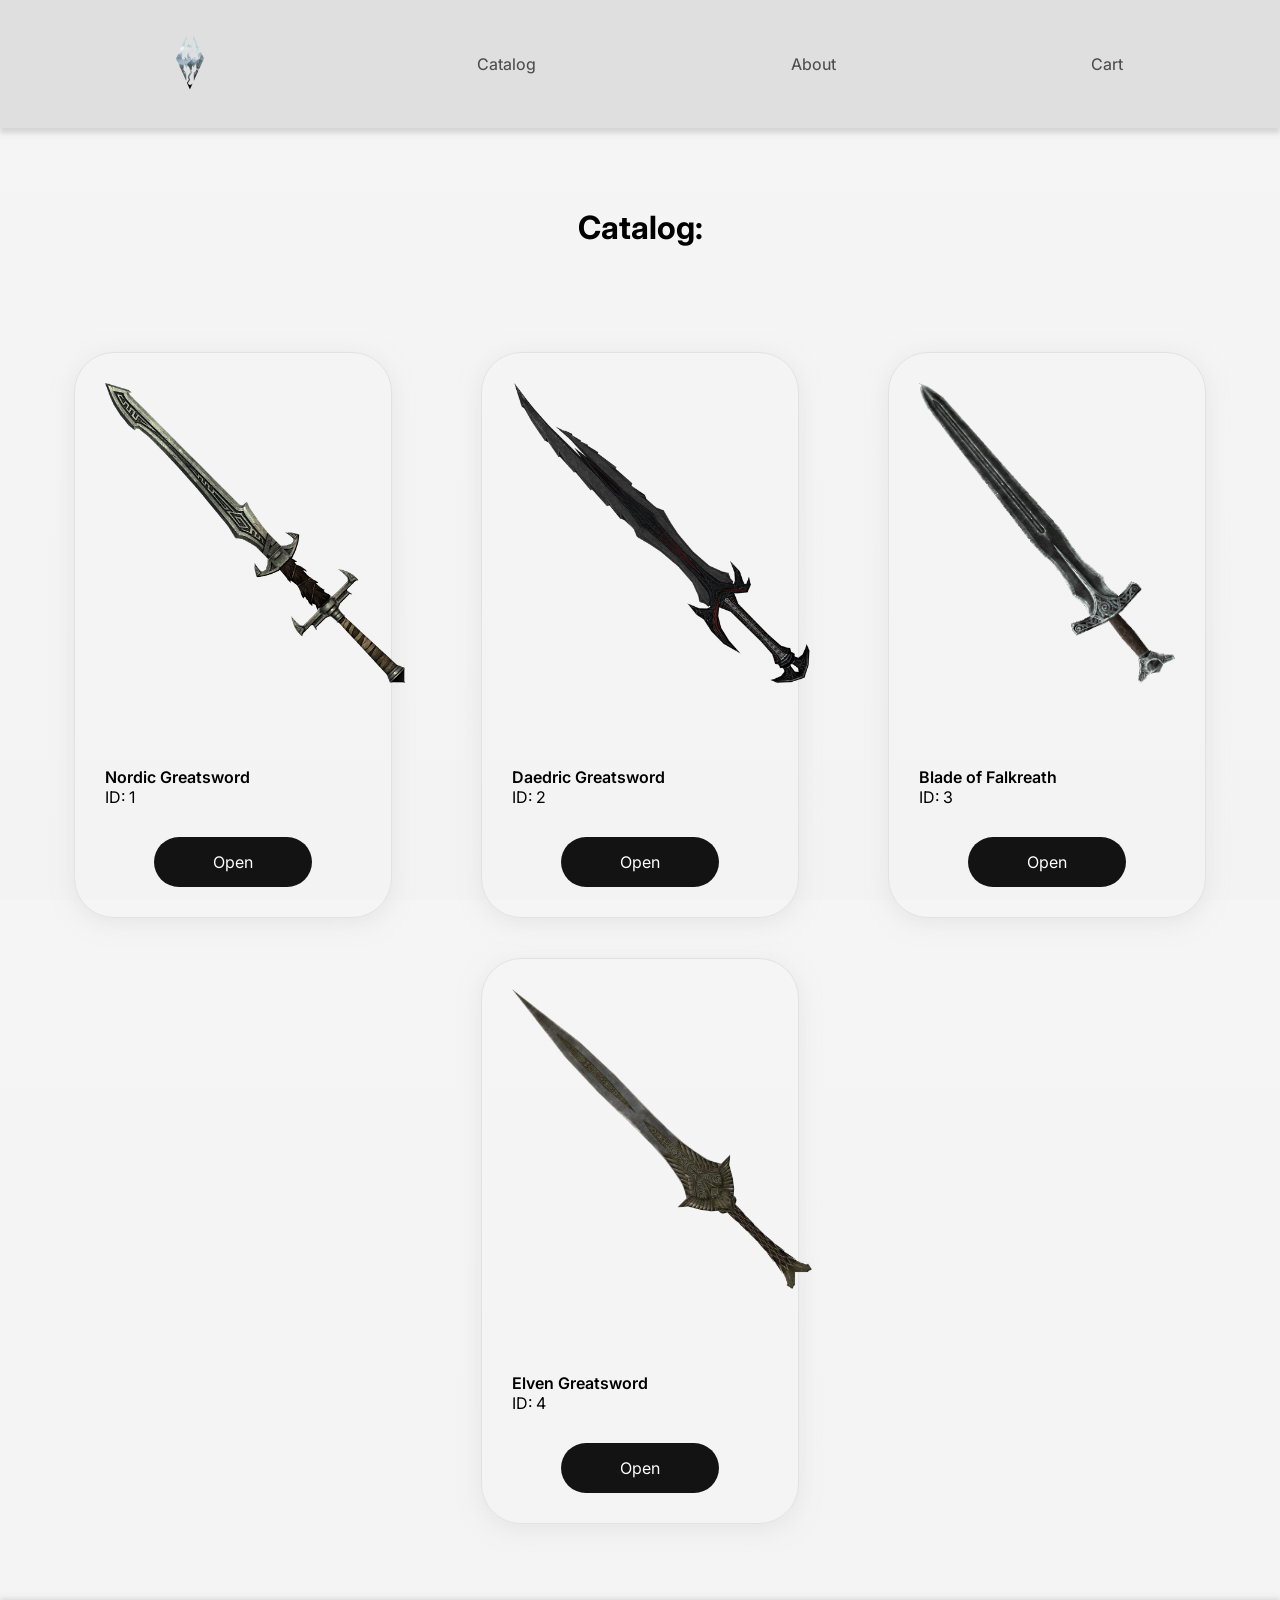
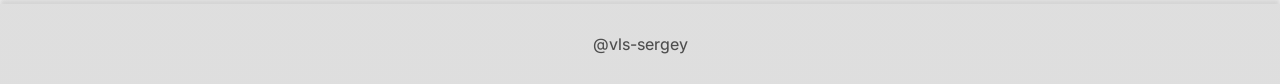
<file: index.html>
<!DOCTYPE html>
<html lang="en">
<head>
    <meta charset="UTF-8">
    <meta name="viewport" content="width=device-width, initial-scale=1.0">
    <title>Website</title>
    <link href="https://fonts.googleapis.com/css2?family=Inter&display=swap" rel="stylesheet">
    <link rel="stylesheet" href="styles.css">

    <!-- Yandex.Metrika counter -->
<script type="text/javascript">
    (function(m,e,t,r,i,k,a){
        m[i]=m[i]||function(){(m[i].a=m[i].a||[]).push(arguments)};
        m[i].l=1*new Date();
        for (var j = 0; j < document.scripts.length; j++) {if (document.scripts[j].src === r) { return; }}
        k=e.createElement(t),a=e.getElementsByTagName(t)[0],k.async=1,k.src=r,a.parentNode.insertBefore(k,a)
    })(window, document,'script','https://mc.yandex.ru/metrika/tag.js?id=109646954', 'ym');

    ym(109646954, 'init', {ssr:true, webvisor:true, clickmap:true, ecommerce:"dataLayer", referrer: document.referrer, url: location.href, accurateTrackBounce:true, trackLinks:true});
</script>
<noscript><div><img src="https://mc.yandex.ru/watch/109646954" style="position:absolute; left:-9999px;" alt="" /></div></noscript>
<!-- /Yandex.Metrika counter -->
</head>
<body>
    <header class="top-bar">
        
        <nav>
            
           <ul>
            <li><a href="#"><img src="Images/logo.png" alt=""></a></li>
            <li><a href="#"> Catalog</a></li>
            <li><a href="#"> About</a></li>
            <li><a href="#"> Cart</a></li>
        </ul>
        </nav>
    </header>
    <div id="catalog"><h1>Catalog:</h1></div>
    <div class="products">
    
          <div class="product-item">
            <img src="Images/sword1.webp" alt="">
            <div class="product-title">Nordic Greatsword</div>
            <div class="product-id">ID: 1</div>
            <div class="product-actions">
                <a class="open" href="item.html">Open</a>
            </div>
        </div>
        
         <div class="product-item">
            <img src="Images/sword2.webp" alt="">
            <div class="product-title">Daedric Greatsword</div>
            <div class="product-id">ID: 2</div>
            <div class="product-actions">
                <a class="open" href="item.html">Open</a>
            </div>
        </div>

         <div class="product-item">
            <img src="Images/sword3.webp" alt="">
            <div class="product-title">Blade of Falkreath</div>
            <div class="product-id">ID: 3</div>
            <div class="product-actions">
                <a class="open" href="item.html">Open</a>
            </div>
        </div>

         <div class="product-item">
            <img src="Images/sword4.webp" alt="">
            <div class="product-title">Elven Greatsword</div>
            <div class="product-id">ID: 4</div>
            <div class="product-actions">
                <a class="open" href="item.html">Open</a>
            </div>
        </div>

        
        
        
    </div>



     <footer>
        <nav>
           <ul>
            <li><a href="#">@vls-sergey</a></li>
           
        </ul>
        </nav>
     </footer>
</body>

</html>
</file>
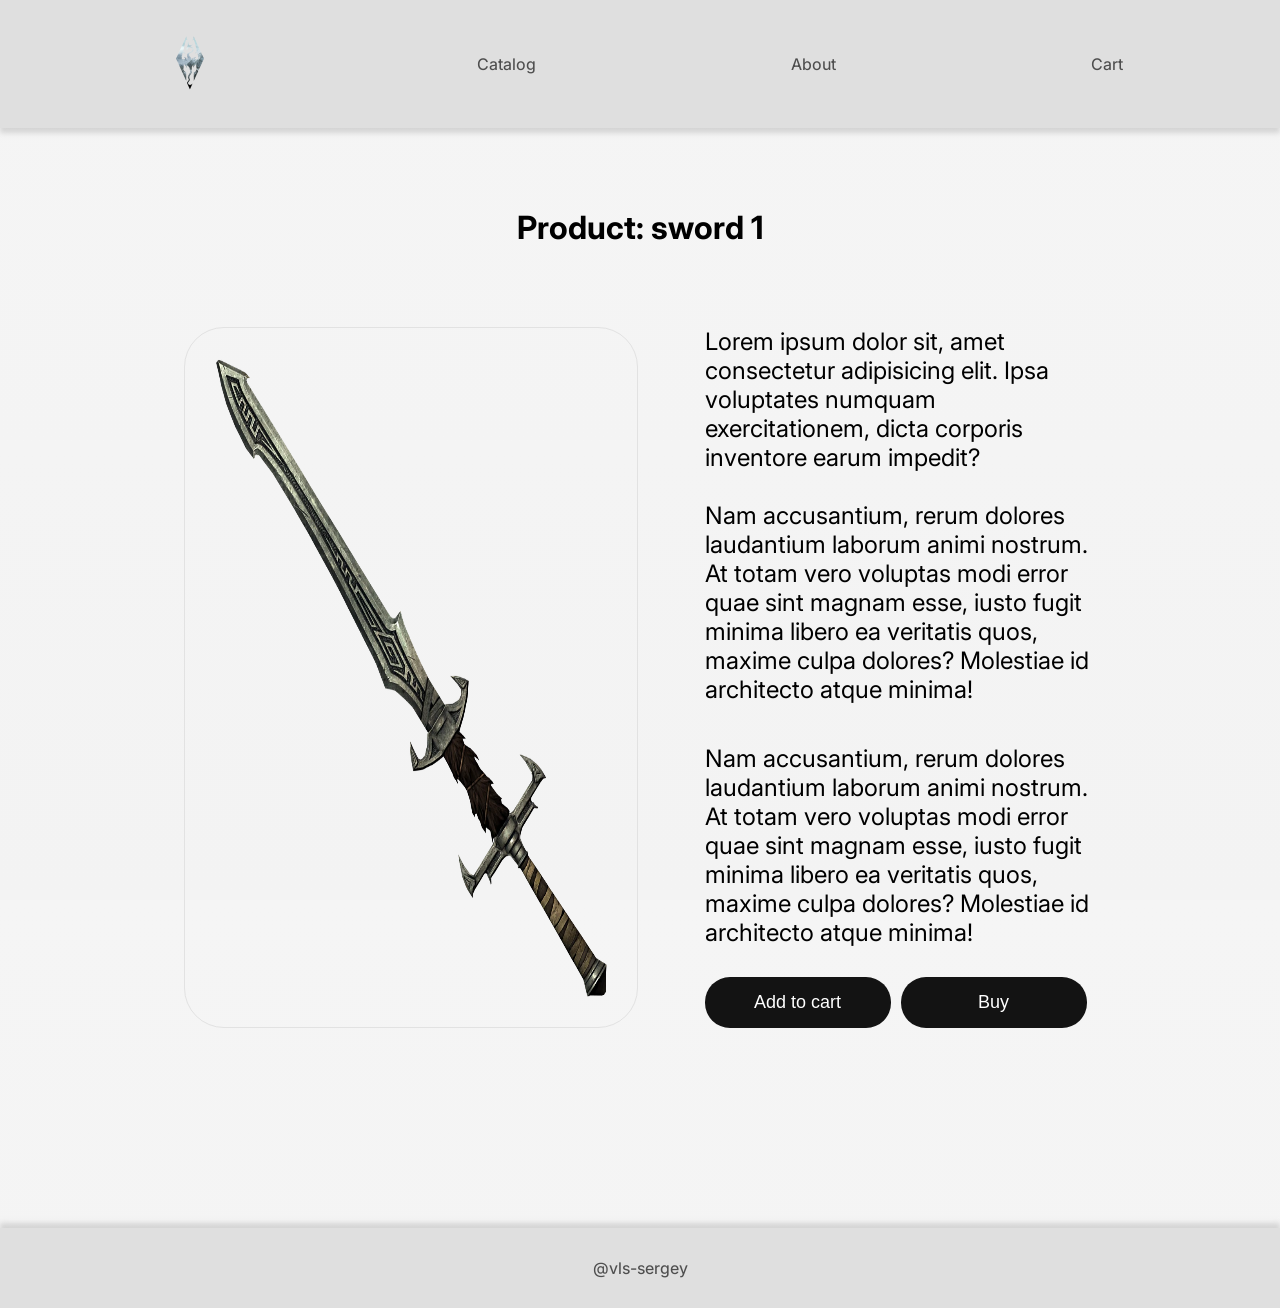
<file: item.html>
<!DOCTYPE html>
<html lang="en">
<head>
    <meta charset="UTF-8">
    <meta name="viewport" content="width=device-width, initial-scale=1.0">
    <title>Item page</title>
    <link href="https://fonts.googleapis.com/css2?family=Inter&display=swap" rel="stylesheet">
    <link rel="stylesheet" href="styles.css">

    <!-- Yandex.Metrika counter -->
<script type="text/javascript">
    (function(m,e,t,r,i,k,a){
        m[i]=m[i]||function(){(m[i].a=m[i].a||[]).push(arguments)};
        m[i].l=1*new Date();
        for (var j = 0; j < document.scripts.length; j++) {if (document.scripts[j].src === r) { return; }}
        k=e.createElement(t),a=e.getElementsByTagName(t)[0],k.async=1,k.src=r,a.parentNode.insertBefore(k,a)
    })(window, document,'script','https://mc.yandex.ru/metrika/tag.js?id=109646954', 'ym');

    ym(109646954, 'init', {ssr:true, webvisor:true, clickmap:true, ecommerce:"dataLayer", referrer: document.referrer, url: location.href, accurateTrackBounce:true, trackLinks:true});
</script>
<noscript><div><img src="https://mc.yandex.ru/watch/109646954" style="position:absolute; left:-9999px;" alt="" /></div></noscript>
<!-- /Yandex.Metrika counter -->
    
</head>
<body>
    <header class="top-bar">
        
        <nav>
            
           <ul>
            <li><a href="index.html"><img src="Images/logo.png" alt=""></a></li>
            <li><a href="index.html"> Catalog</a></li>
            <li><a href="#"> About</a></li>
            <li><a href="#"> Cart</a></li>
        </ul>
        </nav>
    </header>
    <div id="catalog"><h1 id = "product-name">Product: sword 1</h1></div>
    <div class="item">

        <img  src="Images/sword1.webp" alt="">

        <div class = "right-side">
             <p>Lorem ipsum dolor sit, amet consectetur adipisicing elit. Ipsa voluptates numquam exercitationem, dicta corporis inventore earum impedit? 
                <br/><br/>Nam accusantium, rerum dolores laudantium laborum animi nostrum. At totam vero voluptas modi error quae sint magnam esse, iusto fugit minima libero ea veritatis quos, maxime culpa dolores? Molestiae id architecto atque minima!</p>
                <br/><br/><p>Nam accusantium, rerum dolores laudantium laborum animi nostrum. At totam vero voluptas modi error quae sint magnam esse, iusto fugit minima libero ea veritatis quos, maxime culpa dolores? Molestiae id architecto atque minima!</p>
            
            <div class = "buttons">
                <button id="addToCartButton">Add to cart</button>
                <button id="buyButton">Buy</button>
            </div>
              
        </div>
       
    </div>
        


     <footer>
        <nav>
           <ul>
            <li><a href="#">@vls-sergey</a></li>
           
        </ul>
        </nav>
     </footer>

     <script src="item.js"></script>
     </body>

</html>
</file>
<file: styles.css>
*{
    margin: 0;
    padding: 0;
}

body{
    font-family: Inter, system-ui, sans-serif;
    background:linear-gradient(to top,#f3f3f3,#f5f5f5 );
    height: 100vh;
}

header{
    top: 0;
    position: sticky;
    width: 100%;
    box-shadow: 0px 5px 5px rgba(182, 182, 182, 0.5);
}

footer{
    width: 100%;
    margin-top: 30px;
    box-shadow: 0px -5px 5px rgba(182, 182, 182, 0.5);

}

nav{
    background-color: rgba(218, 218, 218, 0.8);
    padding: 0%;
    margin: 0%;
    width: 100%;
}

.top-bar nav img{
    height: 64px;
}

nav ul{
    list-style-type: none;
    padding: 30px;
    display:  flex;
    justify-content: space-around;
    align-items: center;
  
}


nav ul a{
    transition: all .25s ease;
    color: rgb(78, 78, 78);
    text-decoration: none;
    font-weight: 450;
    
}

nav ul a:hover{
    color:rgb(24, 24, 24);
}



#catalog{
    margin-top: 80px;
     text-align: center;
}

.products{
    margin-top: 80px;
    margin-bottom: 80px;
    display: flex;
    justify-content: space-evenly;
    flex-wrap: wrap;
    gap: 15px;
   
}

.products .product-item{
   border: 1px solid #e2e2e2;
   padding: 30px;
   box-shadow: 0px 5px 20px rgba(216, 216, 216, 0.5);
   border-radius: 40px;
   margin-top: 25px;
    width: 20%;
}

.products .product-item:hover{
     box-shadow: 0px 10px 20px rgba(192, 192, 192, 0.5);
     transition: 0.3s ease;
}

.products .product-item .product-title{

    font-weight: 600;
   
}

.products .product-item img{
    height: 300px;
    margin-bottom: 80px;

}
.product-item .product-actions{
    display: flex;
    justify-content: center;
    gap: 10px;
}

.products .product-item  a{
      text-decoration: none;
      border-radius: 25px;
      color: white;
      background-color: #131313;
      padding: 15px;
      margin-top: 30px;
      width: 50%;
      text-align: center;
}

.item{

    display:  flex;
    justify-content:space-around;
    margin: 80px 150px 200px;

}

.item img
{
    width:40%;
    border: 1px solid #e2e2e2;
    padding: 30px;
    border-radius: 40px;
}

.item .right-side
{
    width:40%;
}

.item p
{
   font-size: 24px;
}
.item .buttons{
    display: flex;
    justify-content: space-evenly;
}

.item button
{
    border:none;
    border-radius: 25px;
    color: white;
    background-color: #131313;
    padding: 15px;
    margin-top: 30px;
    margin-right: 10px;
    width: 50%;
    text-align: center;
    cursor: pointer;
    transition: all .2s ease;
    font-size: 18px;
}

.item button:hover
{
    background-color: #3b3b3b;
}
</file>
